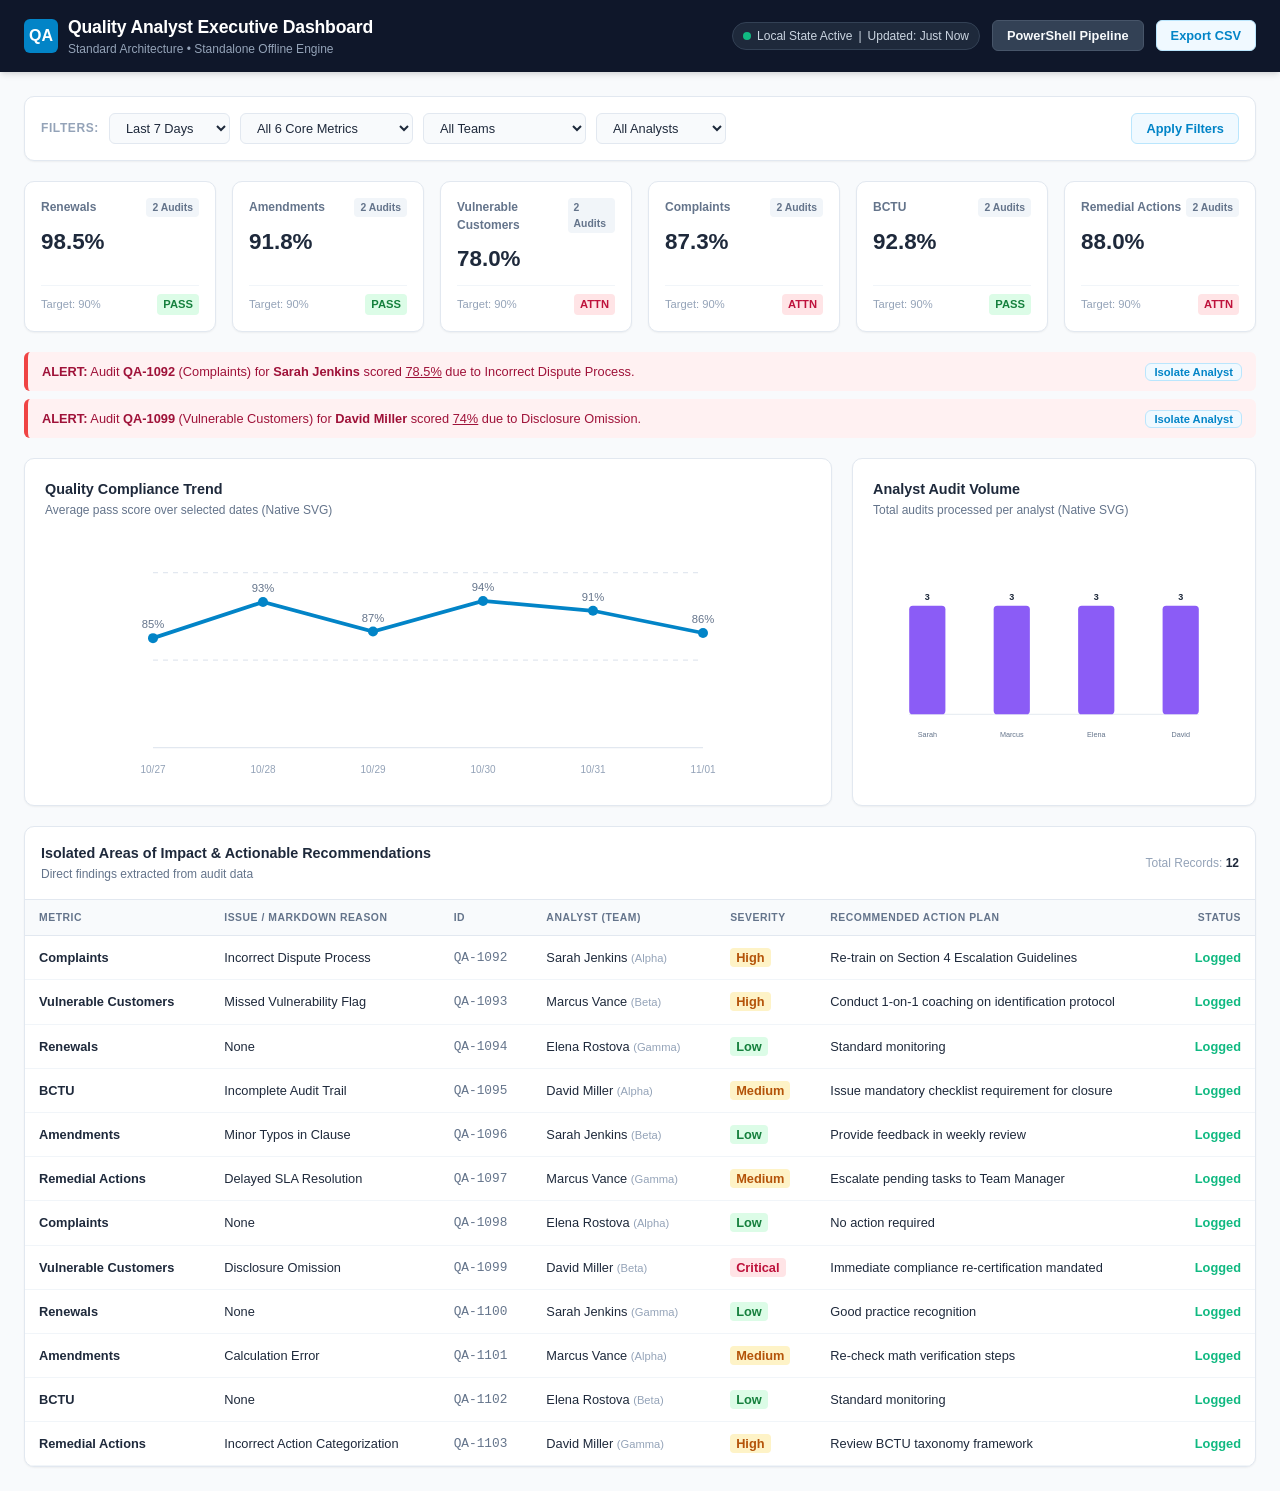
<file: test/offline_quality_analyst_dashboard.html>
<!DOCTYPE html>
<html lang="en">
<head>
    <meta charset="UTF-8">
    <meta name="viewport" content="width=device-width, initial-scale=1.0">
    <title>Quality Analyst Executive Dashboard (Offline Enterprise Edition)</title>
    <style>
        /* ==========================================================================
           NATIVE PURE CSS STYLING - ZERO FRAMEWORKS & NO EXTERNAL DEPENDENCIES
           ========================================================================== */
        
        :root {
            --bg-main: #f8fafc;
            --bg-surface: #ffffff;
            --bg-header: #0f172a;
            --bg-card: #ffffff;
            --border-color: #e2e8f0;
            --text-primary: #1e293b;
            --text-secondary: #64748b;
            --text-muted: #94a3b8;
            --accent-primary: #0284c7;
            --accent-primary-hover: #0369a1;
            --accent-success: #10b981;
            --accent-warning: #f59e0b;
            --accent-danger: #ef4444;
            --accent-purple: #8b5cf6;
            --font-family: -apple-system, BlinkMacSystemFont, "Segoe UI", Roboto, Helvetica, Arial, sans-serif;
            --shadow-sm: 0 1px 2px 0 rgba(0, 0, 0, 0.05);
            --shadow-md: 0 4px 6px -1px rgba(0, 0, 0, 0.1), 0 2px 4px -1px rgba(0, 0, 0, 0.06);
            --radius-sm: 6px;
            --radius-md: 10px;
            --radius-lg: 14px;
        }

        * {
            box-sizing: border-box;
            margin: 0;
            padding: 0;
        }

        body {
            font-family: var(--font-family);
            background-color: var(--bg-main);
            color: var(--text-primary);
            line-height: 1.5;
            font-size: 14px;
            display: flex;
            flex-direction: column;
            min-height: 100vh;
        }

        /* --- Header & Top Navigation --- */
        header {
            background-color: var(--bg-header);
            color: #ffffff;
            padding: 0.85rem 1.5rem;
            position: sticky;
            top: 0;
            z-index: 40;
            box-shadow: var(--shadow-md);
            border-b: 1px solid #1e293b;
        }

        .header-container {
            max-width: 1400px;
            margin: 0 auto;
            display: flex;
            justify-content: space-between;
            align-items: center;
        }

        .brand-title {
            display: flex;
            align-items: center;
            gap: 10px;
        }

        .brand-icon {
            background: var(--accent-primary);
            color: #fff;
            width: 34px;
            height: 34px;
            border-radius: var(--radius-sm);
            display: flex;
            align-items: center;
            justify-content: center;
            font-weight: bold;
            font-size: 16px;
        }

        .brand-text h1 {
            font-size: 1.1rem;
            font-weight: 700;
            letter-spacing: -0.01em;
        }

        .brand-text p {
            font-size: 0.75rem;
            color: var(--text-muted);
        }

        .header-actions {
            display: flex;
            align-items: center;
            gap: 12px;
        }

        .badge-live {
            display: inline-flex;
            align-items: center;
            gap: 6px;
            background: #1e293b;
            padding: 4px 10px;
            border-radius: 20px;
            font-size: 0.75rem;
            color: #cbd5e1;
            border: 1px solid #334155;
        }

        .pulse-dot {
            width: 8px;
            height: 8px;
            background-color: var(--accent-success);
            border-radius: 50%;
            display: inline-block;
        }

        /* --- Buttons & Inputs --- */
        .btn {
            display: inline-flex;
            align-items: center;
            gap: 6px;
            padding: 7px 14px;
            font-size: 0.8rem;
            font-weight: 600;
            border-radius: var(--radius-sm);
            border: 1px solid transparent;
            cursor: pointer;
            transition: all 0.2s ease;
        }

        .btn-primary {
            background-color: var(--accent-primary);
            color: #ffffff;
        }

        .btn-primary:hover {
            background-color: var(--accent-primary-hover);
        }

        .btn-secondary {
            background-color: #334155;
            color: #f8fafc;
            border-color: #475569;
        }

        .btn-secondary:hover {
            background-color: #475569;
        }

        .btn-outline {
            background-color: transparent;
            color: var(--accent-primary);
            border-color: #bae6fd;
            background: #f0f9ff;
        }

        .btn-outline:hover {
            background-color: #e0f2fe;
        }

        /* --- Main Layout --- */
        main {
            max-width: 1400px;
            width: 100%;
            margin: 0 auto;
            padding: 1.5rem;
            display: flex;
            flex-direction: column;
            gap: 1.25rem;
            flex-grow: 1;
        }

        /* --- Filter Bar --- */
        .filter-bar {
            background-color: var(--bg-surface);
            padding: 1rem;
            border-radius: var(--radius-md);
            border: 1px solid var(--border-color);
            box-shadow: var(--shadow-sm);
            display: flex;
            flex-wrap: wrap;
            justify-content: space-between;
            align-items: center;
            gap: 1rem;
        }

        .filter-group {
            display: flex;
            flex-wrap: wrap;
            align-items: center;
            gap: 10px;
        }

        .filter-label {
            font-size: 0.75rem;
            font-weight: 700;
            text-transform: uppercase;
            color: var(--text-muted);
            letter-spacing: 0.05em;
        }

        select {
            padding: 6px 12px;
            font-size: 0.8rem;
            border-radius: var(--radius-sm);
            border: 1px solid var(--border-color);
            background-color: #f8fafc;
            color: var(--text-primary);
            outline: none;
        }

        select:focus {
            border-color: var(--accent-primary);
            box-shadow: 0 0 0 2px rgba(2, 132, 199, 0.15);
        }

        /* --- KPI Grid (6 Metrics) --- */
        .kpi-grid {
            display: grid;
            grid-template-columns: repeat(auto-fit, minmax(190px, 1fr));
            gap: 1rem;
        }

        .kpi-card {
            background-color: var(--bg-card);
            border: 1px solid var(--border-color);
            border-radius: var(--radius-md);
            padding: 1rem;
            box-shadow: var(--shadow-sm);
            display: flex;
            flex-direction: column;
            justify-content: space-between;
        }

        .kpi-header {
            display: flex;
            justify-content: space-between;
            align-items: center;
            margin-bottom: 8px;
        }

        .kpi-title {
            font-size: 0.75rem;
            font-weight: 600;
            color: var(--text-secondary);
        }

        .kpi-tag {
            font-size: 0.65rem;
            font-weight: 700;
            padding: 2px 6px;
            border-radius: 4px;
            background: #f1f5f9;
            color: var(--text-secondary);
        }

        .kpi-value {
            font-size: 1.4rem;
            font-weight: 700;
            color: var(--text-primary);
        }

        .kpi-footer {
            margin-top: 10px;
            padding-top: 8px;
            border-top: 1px solid #f1f5f9;
            display: flex;
            justify-content: space-between;
            align-items: center;
            font-size: 0.7rem;
            color: var(--text-muted);
        }

        .status-badge {
            font-weight: 700;
            padding: 2px 6px;
            border-radius: 4px;
        }

        .status-pass { background: #dcfce7; color: #15803d; }
        .status-warn { background: #fef3c7; color: #b45309; }
        .status-fail { background: #ffe4e6; color: #be123c; }

        /* --- Visualizations Section --- */
        .dashboard-grid-2 {
            display: grid;
            grid-template-columns: 2fr 1fr;
            gap: 1.25rem;
        }

        @media (max-width: 992px) {
            .dashboard-grid-2 {
                grid-template-columns: 1fr;
            }
        }

        .chart-card {
            background: var(--bg-card);
            border: 1px solid var(--border-color);
            border-radius: var(--radius-md);
            padding: 1.25rem;
            box-shadow: var(--shadow-sm);
            display: flex;
            flex-direction: column;
        }

        .chart-header {
            display: flex;
            justify-content: space-between;
            align-items: center;
            margin-bottom: 1rem;
        }

        .chart-title {
            font-size: 0.9rem;
            font-weight: 700;
            color: var(--text-primary);
        }

        .chart-subtitle {
            font-size: 0.75rem;
            color: var(--text-secondary);
        }

        .svg-container {
            width: 100%;
            height: 250px;
            position: relative;
        }

        svg {
            width: 100%;
            height: 100%;
            overflow: visible;
        }

        /* --- Alerts Area --- */
        .alerts-wrapper {
            display: flex;
            flex-direction: column;
            gap: 8px;
        }

        .alert-banner {
            padding: 10px 14px;
            border-radius: var(--radius-sm);
            font-size: 0.8rem;
            display: flex;
            justify-content: space-between;
            align-items: center;
            border-left: 4px solid var(--accent-danger);
            background: #fff1f2;
            color: #9f1239;
        }

        /* --- Outcomes & Isolated Table --- */
        .table-card {
            background: var(--bg-card);
            border: 1px solid var(--border-color);
            border-radius: var(--radius-md);
            box-shadow: var(--shadow-sm);
            overflow: hidden;
        }

        .table-header {
            padding: 1rem;
            border-bottom: 1px solid var(--border-color);
            display: flex;
            justify-content: space-between;
            align-items: center;
        }

        .table-container {
            overflow-x: auto;
        }

        table {
            width: 100%;
            border-collapse: collapse;
            text-align: left;
            font-size: 0.8rem;
        }

        th {
            background-color: #f8fafc;
            color: var(--text-secondary);
            font-weight: 700;
            text-transform: uppercase;
            font-size: 0.65rem;
            letter-spacing: 0.05em;
            padding: 10px 14px;
            border-bottom: 1px solid var(--border-color);
        }

        td {
            padding: 12px 14px;
            border-bottom: 1px solid #f1f5f9;
            color: var(--text-primary);
        }

        tr:hover td {
            background-color: #f8fafc;
        }

        /* --- PowerShell Drawer / Modal --- */
        .modal-overlay {
            position: fixed;
            top: 0;
            left: 0;
            width: 100%;
            height: 100%;
            background: rgba(15, 23, 42, 0.65);
            backdrop-filter: blur(2px);
            z-index: 100;
            display: none;
            justify-content: flex-end;
        }

        .modal-drawer {
            width: 100%;
            max-width: 600px;
            background: #0f172a;
            color: #f8fafc;
            height: 100%;
            box-shadow: -4px 0 25px rgba(0,0,0,0.3);
            display: flex;
            flex-direction: column;
        }

        .modal-header {
            padding: 1rem 1.25rem;
            background: #020617;
            border-bottom: 1px solid #1e293b;
            display: flex;
            justify-content: space-between;
            align-items: center;
        }

        .modal-body {
            padding: 1.25rem;
            overflow-y: auto;
            flex-grow: 1;
            display: flex;
            flex-direction: column;
            gap: 1rem;
            font-family: monospace;
            font-size: 0.8rem;
        }

        pre {
            background: #020617;
            padding: 12px;
            border-radius: var(--radius-sm);
            border: 1px solid #1e293b;
            color: #38bdf8;
            overflow-x: auto;
            white-space: pre-wrap;
            font-size: 0.75rem;
            line-height: 1.4;
        }

        .console-box {
            background: #000000;
            border: 1px solid #1e293b;
            border-radius: var(--radius-sm);
            padding: 10px;
            min-height: 100px;
            color: #4ade80;
            font-size: 0.75rem;
            overflow-y: auto;
        }
    </style>
</head>
<body>

    <!-- TOP HEADER -->
    <header>
        <div class="header-container">
            <div class="brand-title">
                <div class="brand-icon">QA</div>
                <div class="brand-text">
                    <h1>Quality Analyst Executive Dashboard</h1>
                    <p>Standard Architecture • Standalone Offline Engine</p>
                </div>
            </div>
            <div class="header-actions">
                <div class="badge-live">
                    <span class="pulse-dot"></span>
                    <span>Local State Active</span>
                    <span>|</span>
                    <span id="last-updated">Updated: Just Now</span>
                </div>
                <button class="btn btn-secondary" onclick="toggleModal(true)">
                    <span>PowerShell Pipeline</span>
                </button>
                <button class="btn btn-outline" onclick="exportCSV()">
                    <span>Export CSV</span>
                </button>
            </div>
        </div>
    </header>

    <!-- MAIN BODY CONTENT -->
    <main>

        <!-- GLOBAL FILTER BAR -->
        <section class="filter-bar">
            <div class="filter-group">
                <span class="filter-label">Filters:</span>
                
                <select id="filter-date" onchange="applyFilters()">
                    <option value="7days" selected>Last 7 Days</option>
                    <option value="30days">Last 30 Days</option>
                </select>

                <select id="filter-metric" onchange="applyFilters()">
                    <option value="all">All 6 Core Metrics</option>
                    <option value="Renewals">Renewals</option>
                    <option value="Amendments">Amendments</option>
                    <option value="Vulnerable Customers">Vulnerable Customers</option>
                    <option value="Complaints">Complaints</option>
                    <option value="BCTU">BCTU</option>
                    <option value="Remedial Actions">Remedial Actions</option>
                </select>

                <select id="filter-team" onchange="applyFilters()">
                    <option value="all">All Teams</option>
                    <option value="Alpha">Alpha Assurance</option>
                    <option value="Beta">Beta Audits</option>
                    <option value="Gamma">Gamma Compliance</option>
                </select>

                <select id="filter-analyst" onchange="applyFilters()">
                    <option value="all">All Analysts</option>
                    <option value="Sarah Jenkins">Sarah Jenkins</option>
                    <option value="Marcus Vance">Marcus Vance</option>
                    <option value="Elena Rostova">Elena Rostova</option>
                    <option value="David Miller">David Miller</option>
                </select>
            </div>

            <button class="btn btn-outline" onclick="applyFilters()">
                <span>Apply Filters</span>
            </button>
        </section>

        <!-- KPI SUMMARY CARDS (6 METRICS) -->
        <section class="kpi-grid" id="kpi-cards-wrapper">
            <!-- Dynamically Rendered by JS -->
        </section>

        <!-- ALERTS CONTAINER -->
        <section class="alerts-wrapper" id="alerts-wrapper">
            <!-- Dynamic alerts -->
        </section>

        <!-- VISUALIZATIONS GRID -->
        <section class="dashboard-grid-2">
            <!-- Native SVG Line Chart -->
            <div class="chart-card">
                <div class="chart-header">
                    <div>
                        <div class="chart-title">Quality Compliance Trend</div>
                        <div class="chart-subtitle">Average pass score over selected dates (Native SVG)</div>
                    </div>
                </div>
                <div class="svg-container" id="line-chart-box">
                    <!-- SVG Injected Here -->
                </div>
            </div>

            <!-- Native SVG Bar Chart -->
            <div class="chart-card">
                <div class="chart-header">
                    <div>
                        <div class="chart-title">Analyst Audit Volume</div>
                        <div class="chart-subtitle">Total audits processed per analyst (Native SVG)</div>
                    </div>
                </div>
                <div class="svg-container" id="bar-chart-box">
                    <!-- SVG Injected Here -->
                </div>
            </div>
        </section>

        <!-- ACTIONABLE OUTCOMES & ISOLATED METRICS TABLE -->
        <section class="table-card">
            <div class="table-header">
                <div>
                    <div class="chart-title">Isolated Areas of Impact & Actionable Recommendations</div>
                    <div class="chart-subtitle">Direct findings extracted from audit data</div>
                </div>
                <span style="font-size: 0.75rem; color: var(--text-muted);">Total Records: <strong id="record-count" style="color: var(--text-primary);">0</strong></span>
            </div>
            <div class="table-container">
                <table>
                    <thead>
                        <tr>
                            <th>Metric</th>
                            <th>Issue / Markdown Reason</th>
                            <th>ID</th>
                            <th>Analyst (Team)</th>
                            <th>Severity</th>
                            <th>Recommended Action Plan</th>
                            <th style="text-align: right;">Status</th>
                        </tr>
                    </thead>
                    <tbody id="outcomes-table-body">
                        <!-- Dynamically Injected -->
                    </tbody>
                </table>
            </div>
        </section>

    </main>

    <!-- POWERSHELL DRAWER MODAL -->
    <div class="modal-overlay" id="powershell-modal">
        <div class="modal-drawer">
            <div class="modal-header">
                <div>
                    <h3 style="font-size: 0.9rem; font-weight: 700;">PowerShell Ingestion Pipeline</h3>
                    <p style="font-size: 0.7rem; color: #94a3b8;">Local Excel/CSV to JSON Converter Engine</p>
                </div>
                <button onclick="toggleModal(false)" style="background:none; border:none; color:#94a3b8; font-size:1.2rem; cursor:pointer;">&times;</button>
            </div>
            <div class="modal-body">
                <p style="font-family: var(--font-family); color: #cbd5e1; font-size: 0.75rem;">
                    This script imports PowerBI CSV exports and updates the local JS data file (<code style="color: #38bdf8;">data.js</code>) consumed directly by this HTML file without a web server.
                </p>

                <pre>
<span style="color: #64748b;"># PowerShell Script: Sync-QAData.ps1</span>
<span style="color: #38bdf8;">$csvPath</span> = <span style="color: #fde047;">".\PowerBI_Exports\QA_Metrics.csv"</span>
<span style="color: #38bdf8;">$jsPath</span>  = <span style="color: #fde047;">".\data.js"</span>

<span style="color: #c084fc;">Write-Host</span> <span style="color: #fde047;">"[RUN] Processing raw audit data..."</span> -ForegroundColor Cyan
<span style="color: #38bdf8;">$data</span> = <span style="color: #c084fc;">Import-Csv</span> -Path <span style="color: #38bdf8;">$csvPath</span>
<span style="color: #38bdf8;">$json</span> = <span style="color: #38bdf8;">$data</span> | <span style="color: #c084fc;">ConvertTo-Json</span> -Depth 4 -Compress
<span style="color: #38bdf8;">$jsContent</span> = <span style="color: #fde047;">"window.dashboardData = $json;"</span>

<span style="color: #c084fc;">Set-Content</span> -Path <span style="color: #38bdf8;">$jsPath</span> -Value <span style="color: #38bdf8;">$jsContent</span> -Encoding UTF8
<span style="color: #c084fc;">Write-Host</span> <span style="color: #fde047;">"[SUCCESS] data.js generated successfully!"</span> -ForegroundColor Green
</pre>

                <button class="btn btn-primary" onclick="simulatePowerShellRun()" id="ps-run-btn" style="width: 100%; justify-content: center;">
                    Execute PowerShell Pipeline Simulation
                </button>

                <div class="console-box" id="ps-console">
                    > Script Ready. Awaiting execution trigger...
                </div>
            </div>
        </div>
    </div>

    <!-- EMBEDDED LOCAL DATASET (`window.dashboardData` fallback / simulation) -->
    <script>
        window.dashboardData = [
            { id: "QA-1092", date: "2026-11-01", metric: "Complaints", team: "Alpha", analyst: "Sarah Jenkins", score: 78.5, target: 95.0, markdownReason: "Incorrect Dispute Process", severity: "High", action: "Re-train on Section 4 Escalation Guidelines" },
            { id: "QA-1093", date: "2026-11-01", metric: "Vulnerable Customers", team: "Beta", analyst: "Marcus Vance", score: 82.0, target: 95.0, markdownReason: "Missed Vulnerability Flag", severity: "High", action: "Conduct 1-on-1 coaching on identification protocol" },
            { id: "QA-1094", date: "2026-11-01", metric: "Renewals", team: "Gamma", analyst: "Elena Rostova", score: 98.0, target: 90.0, markdownReason: "None", severity: "Low", action: "Standard monitoring" },
            { id: "QA-1095", date: "2026-10-31", metric: "BCTU", team: "Alpha", analyst: "David Miller", score: 88.0, target: 95.0, markdownReason: "Incomplete Audit Trail", severity: "Medium", action: "Issue mandatory checklist requirement for closure" },
            { id: "QA-1096", date: "2026-10-31", metric: "Amendments", team: "Beta", analyst: "Sarah Jenkins", score: 94.5, target: 90.0, markdownReason: "Minor Typos in Clause", severity: "Low", action: "Provide feedback in weekly review" },
            { id: "QA-1097", date: "2026-10-30", metric: "Remedial Actions", team: "Gamma", analyst: "Marcus Vance", score: 91.0, target: 95.0, markdownReason: "Delayed SLA Resolution", severity: "Medium", action: "Escalate pending tasks to Team Manager" },
            { id: "QA-1098", date: "2026-10-30", metric: "Complaints", team: "Alpha", analyst: "Elena Rostova", score: 96.0, target: 95.0, markdownReason: "None", severity: "Low", action: "No action required" },
            { id: "QA-1099", date: "2026-10-29", metric: "Vulnerable Customers", team: "Beta", analyst: "David Miller", score: 74.0, target: 95.0, markdownReason: "Disclosure Omission", severity: "Critical", action: "Immediate compliance re-certification mandated" },
            { id: "QA-1100", date: "2026-10-29", metric: "Renewals", team: "Gamma", analyst: "Sarah Jenkins", score: 99.0, target: 90.0, markdownReason: "None", severity: "Low", action: "Good practice recognition" },
            { id: "QA-1101", date: "2026-10-28", metric: "Amendments", team: "Alpha", analyst: "Marcus Vance", score: 89.0, target: 90.0, markdownReason: "Calculation Error", severity: "Medium", action: "Re-check math verification steps" },
            { id: "QA-1102", date: "2026-10-28", metric: "BCTU", team: "Beta", analyst: "Elena Rostova", score: 97.5, target: 95.0, markdownReason: "None", severity: "Low", action: "Standard monitoring" },
            { id: "QA-1103", date: "2026-10-27", metric: "Remedial Actions", team: "Gamma", analyst: "David Miller", score: 85.0, target: 95.0, markdownReason: "Incorrect Action Categorization", severity: "High", action: "Review BCTU taxonomy framework" }
        ];
    </script>

    <!-- VANILLA JS CORE LOGIC & SVG CHART GENERATOR ENGINE -->
    <script>
        const CORE_METRICS = ["Renewals", "Amendments", "Vulnerable Customers", "Complaints", "BCTU", "Remedial Actions"];

        document.addEventListener("DOMContentLoaded", () => {
            applyFilters();
        });

        // Filter Pipeline
        function applyFilters() {
            const metric = document.getElementById("filter-metric").value;
            const team = document.getElementById("filter-team").value;
            const analyst = document.getElementById("filter-analyst").value;

            let data = [...window.dashboardData];

            if (metric !== 'all') data = data.filter(d => d.metric === metric);
            if (team !== 'all') data = data.filter(d => d.team === team);
            if (analyst !== 'all') data = data.filter(d => d.analyst === analyst);

            renderKPICards(data);
            renderAlerts(data);
            renderNativeSVGLineChart(data);
            renderNativeSVGBarChart(data);
            renderTable(data);
        }

        // Render Cards
        function renderKPICards(data) {
            const wrapper = document.getElementById("kpi-cards-wrapper");
            wrapper.innerHTML = "";

            CORE_METRICS.forEach(mKey => {
                const metricItems = data.filter(d => d.metric === mKey);
                const count = metricItems.length;
                const avg = count > 0 
                    ? (metricItems.reduce((acc, c) => acc + c.score, 0) / count).toFixed(1)
                    : "N/A";

                const isPass = avg !== "N/A" && parseFloat(avg) >= 90;
                const badgeClass = avg === "N/A" ? "" : (isPass ? "status-pass" : "status-fail");

                wrapper.innerHTML += `
                    <div class="kpi-card">
                        <div>
                            <div class="kpi-header">
                                <span class="kpi-title">${mKey}</span>
                                <span class="kpi-tag">${count} Audits</span>
                            </div>
                            <div class="kpi-value">${avg}${avg !== "N/A" ? "%" : ""}</div>
                        </div>
                        <div class="kpi-footer">
                            <span>Target: 90%</span>
                            <span class="status-badge ${badgeClass}">${isPass ? 'PASS' : (avg === 'N/A' ? 'N/A' : 'ATTN')}</span>
                        </div>
                    </div>
                `;
            });
        }

        // Render Critical Alerts
        function renderAlerts(data) {
            const wrapper = document.getElementById("alerts-wrapper");
            wrapper.innerHTML = "";
            const criticals = data.filter(d => d.severity === "Critical" || d.score < 80);

            criticals.forEach(c => {
                wrapper.innerHTML += `
                    <div class="alert-banner">
                        <span><strong>ALERT:</strong> Audit <strong>${c.id}</strong> (${c.metric}) for <strong>${c.analyst}</strong> scored <span style="text-decoration: underline;">${c.score}%</span> due to ${c.markdownReason}.</span>
                        <button class="btn btn-outline" style="font-size:0.7rem; padding: 2px 8px;" onclick="isolateAnalyst('${c.analyst}')">Isolate Analyst</button>
                    </div>
                `;
            });
        }

        function isolateAnalyst(name) {
            document.getElementById("filter-analyst").value = name;
            applyFilters();
        }

        // Pure Native SVG Line Chart Generator
        function renderNativeSVGLineChart(data) {
            const box = document.getElementById("line-chart-box");
            if (!data.length) {
                box.innerHTML = `<div style="text-align:center; padding-top:80px; color:var(--text-muted);">No Data Available</div>`;
                return;
            }

            const dates = [...new Set(data.map(d => d.date))].sort();
            const points = dates.map((d, index) => {
                const dayItems = data.filter(i => i.date === d);
                const avg = dayItems.reduce((a, b) => a + b.score, 0) / dayItems.length;
                return { x: index, y: avg, label: d };
            });

            const svgWidth = 500;
            const svgHeight = 200;
            const padding = 30;

            const minX = 0;
            const maxX = Math.max(points.length - 1, 1);
            const minY = 60;
            const maxY = 100;

            const coords = points.map(p => {
                const cx = padding + (p.x / maxX) * (svgWidth - padding * 2);
                const cy = svgHeight - padding - ((p.y - minY) / (maxY - minY)) * (svgHeight - padding * 2);
                return `${cx},${cy}`;
            }).join(" ");

            box.innerHTML = `
                <svg viewBox="0 0 ${svgWidth} ${svgHeight}">
                    <!-- Horizontal Grid Lines -->
                    <line x1="${padding}" y1="${padding}" x2="${svgWidth - padding}" y2="${padding}" stroke="#e2e8f0" stroke-dasharray="4"/>
                    <line x1="${padding}" y1="${svgHeight/2}" x2="${svgWidth - padding}" y2="${svgHeight/2}" stroke="#e2e8f0" stroke-dasharray="4"/>
                    <line x1="${padding}" y1="${svgHeight - padding}" x2="${svgWidth - padding}" y2="${svgHeight - padding}" stroke="#e2e8f0"/>

                    <!-- Trend Line -->
                    <polyline fill="none" stroke="#0284c7" stroke-width="3" points="${coords}" />

                    <!-- Points -->
                    ${points.map(p => {
                        const cx = padding + (p.x / maxX) * (svgWidth - padding * 2);
                        const cy = svgHeight - padding - ((p.y - minY) / (maxY - minY)) * (svgHeight - padding * 2);
                        return `
                            <circle cx="${cx}" cy="${cy}" r="4" fill="#0284c7" />
                            <text x="${cx}" y="${cy - 8}" font-size="9" text-anchor="middle" fill="#64748b">${p.y.toFixed(0)}%</text>
                            <text x="${cx}" y="${svgHeight - 10}" font-size="8" text-anchor="middle" fill="#94a3b8">${p.label.split('-').slice(1).join('/')}</text>
                        `;
                    }).join("")}
                </svg>
            `;
        }

        // Pure Native SVG Bar Chart Generator
        function renderNativeSVGBarChart(data) {
            const box = document.getElementById("bar-chart-box");
            const analysts = ["Sarah Jenkins", "Marcus Vance", "Elena Rostova", "David Miller"];
            
            const counts = analysts.map(name => {
                return { name, count: data.filter(d => d.analyst === name).length };
            });

            const svgWidth = 400;
            const svgHeight = 200;
            const padding = 40;
            const maxVal = Math.max(...counts.map(c => c.count), 1);

            const barWidth = 40;
            const gap = (svgWidth - padding * 2 - (analysts.length * barWidth)) / (analysts.length - 1);

            box.innerHTML = `
                <svg viewBox="0 0 ${svgWidth} ${svgHeight}">
                    <line x1="${padding}" y1="${svgHeight - padding}" x2="${svgWidth - padding}" y2="${svgHeight - padding}" stroke="#e2e8f0"/>
                    ${counts.map((item, i) => {
                        const x = padding + i * (barWidth + gap);
                        const h = (item.count / maxVal) * (svgHeight - padding * 2);
                        const y = svgHeight - padding - h;
                        return `
                            <rect x="${x}" y="${y}" width="${barWidth}" height="${h}" fill="#8b5cf6" rx="4"/>
                            <text x="${x + barWidth/2}" y="${y - 6}" font-size="10" text-anchor="middle" font-weight="bold" fill="#1e293b">${item.count}</text>
                            <text x="${x + barWidth/2}" y="${svgHeight - 15}" font-size="8" text-anchor="middle" fill="#64748b">${item.name.split(' ')[0]}</text>
                        `;
                    }).join("")}
                </svg>
            `;
        }

        // Render Table
        function renderTable(data) {
            const tbody = document.getElementById("outcomes-table-body");
            document.getElementById("record-count").innerText = data.length;
            tbody.innerHTML = "";

            if (!data.length) {
                tbody.innerHTML = `<tr><td colspan="7" style="text-align:center; color:var(--text-muted); padding:20px;">No matching records.</td></tr>`;
                return;
            }

            data.forEach(item => {
                let badgeClass = "status-pass";
                if (item.severity === "Critical") badgeClass = "status-fail";
                else if (item.severity === "High" || item.severity === "Medium") badgeClass = "status-warn";

                tbody.innerHTML += `
                    <tr>
                        <td style="font-weight:700;">${item.metric}</td>
                        <td>${item.markdownReason}</td>
                        <td style="font-family:monospace; color:var(--text-secondary);">${item.id}</td>
                        <td>${item.analyst} <span style="color:var(--text-muted); font-size:0.7rem;">(${item.team})</span></td>
                        <td><span class="status-badge ${badgeClass}">${item.severity}</span></td>
                        <td>${item.action}</td>
                        <td style="text-align:right; font-weight:bold; color:var(--accent-success);">Logged</td>
                    </tr>
                `;
            });
        }

        // Vanilla Export CSV
        function exportCSV() {
            let csv = "ID,Date,Metric,Team,Analyst,Score,Severity,Reason\n";
            window.dashboardData.forEach(d => {
                csv += `"${d.id}","${d.date}","${d.metric}","${d.team}","${d.analyst}",${d.score},"${d.severity}","${d.markdownReason}"\n`;
            });

            const blob = new Blob([csv], { type: 'text/csv' });
            const url = window.URL.createObjectURL(blob);
            const a = document.createElement('a');
            a.href = url;
            a.download = `QA_Dashboard_Export.csv`;
            a.click();
        }

        // Drawer Toggle
        function toggleModal(show) {
            document.getElementById("powershell-modal").style.display = show ? "flex" : "none";
        }

        // Simulate PowerShell Pipeline
        function simulatePowerShellRun() {
            const consoleBox = document.getElementById("ps-console");
            const btn = document.getElementById("ps-run-btn");
            btn.disabled = true;

            consoleBox.innerHTML = "> Initiating PowerShell Ingestion Engine...<br>";

            setTimeout(() => {
                consoleBox.innerHTML += "> [1/3] Reading raw file: .\\PowerBI_Exports\\QA_Metrics.csv...<br>";
            }, 400);

            setTimeout(() => {
                consoleBox.innerHTML += "> [2/3] Transforming objects with ConvertTo-Json -Depth 4...<br>";
            }, 800);

            setTimeout(() => {
                const newId = `QA-${Math.floor(1200 + Math.random() * 800)}`;
                const newRecord = {
                    id: newId,
                    date: new Date().toISOString().split('T')[0],
                    metric: "BCTU",
                    team: "Alpha",
                    analyst: "Sarah Jenkins",
                    score: 96.0,
                    target: 95.0,
                    markdownReason: "PowerShell Batch Sample",
                    severity: "Low",
                    action: "Automated verification complete"
                };

                window.dashboardData.unshift(newRecord);

                consoleBox.innerHTML += `<span style="color:#4ade80;">> [3/3] Success! Updated data.js with new item (${newId}).</span><br>`;
                btn.disabled = false;
                applyFilters();
            }, 1300);
        }
    </script>
</body>
</html>
</file>
